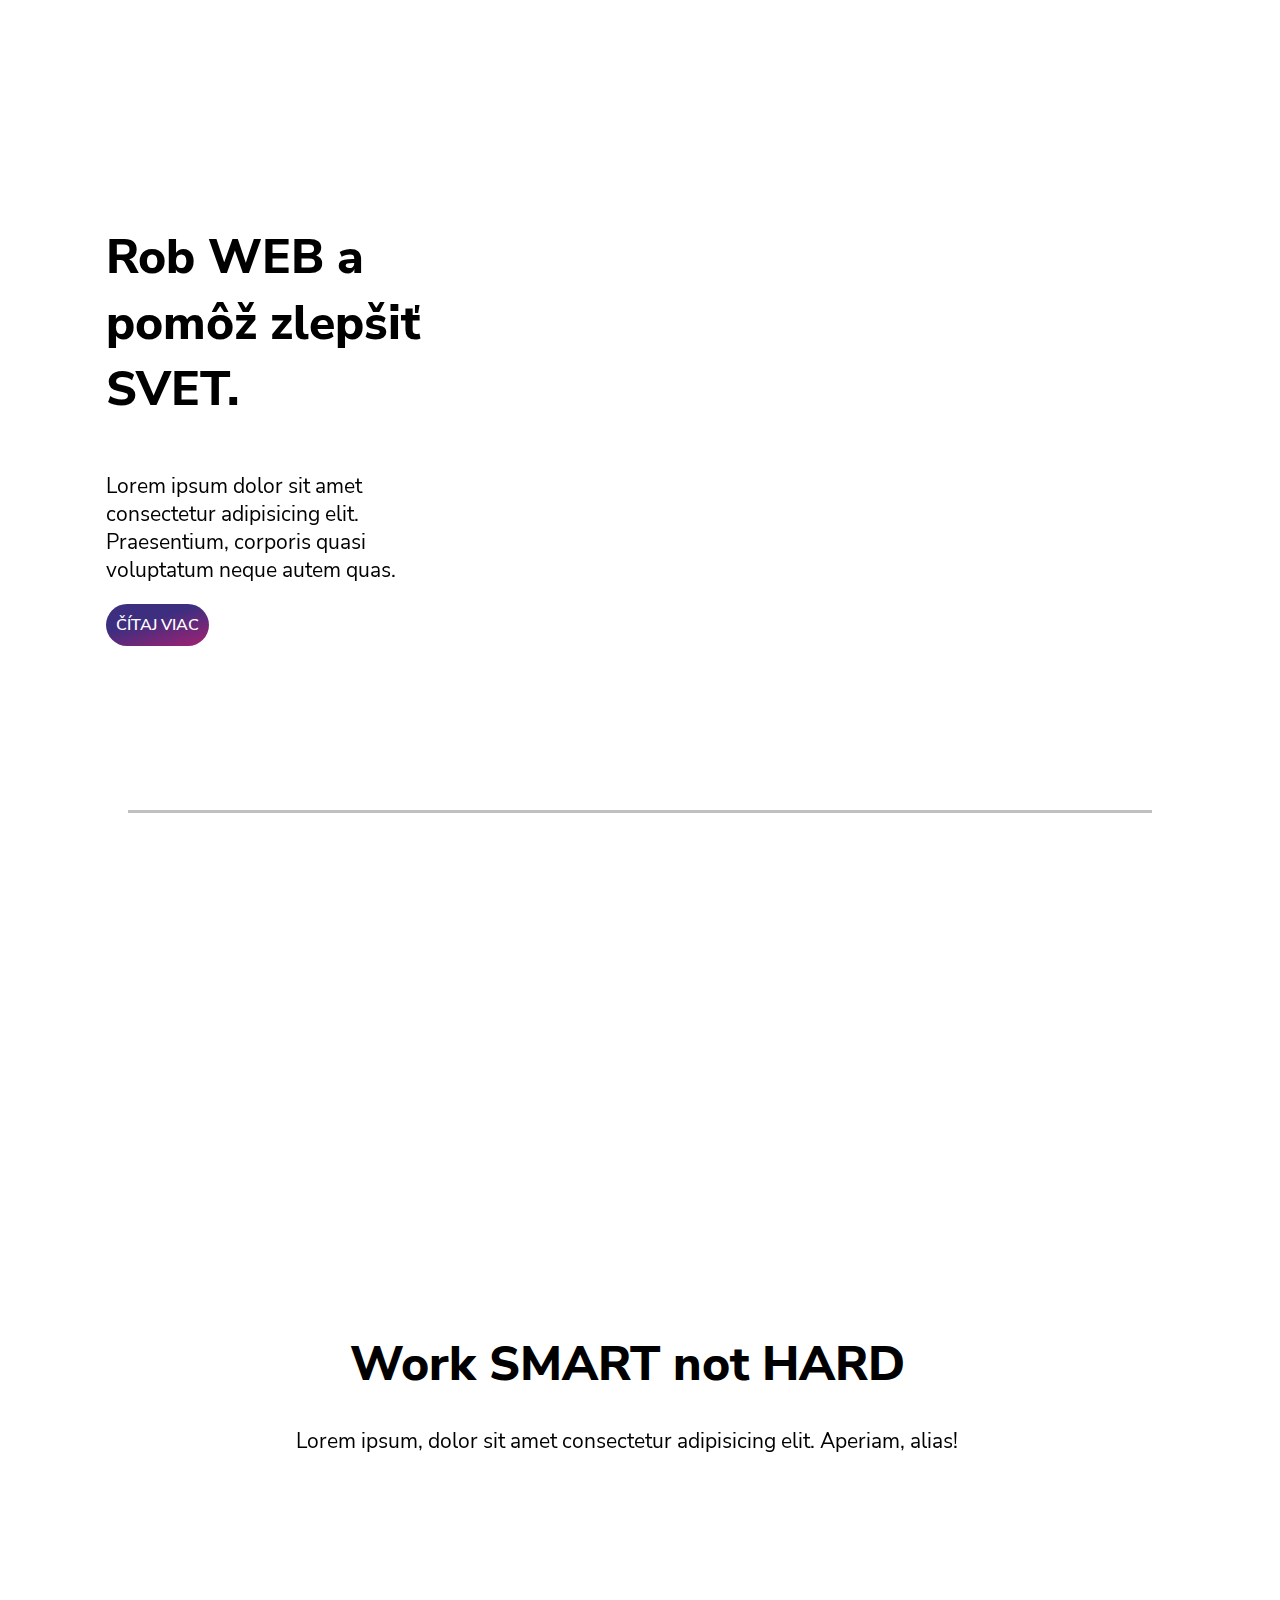
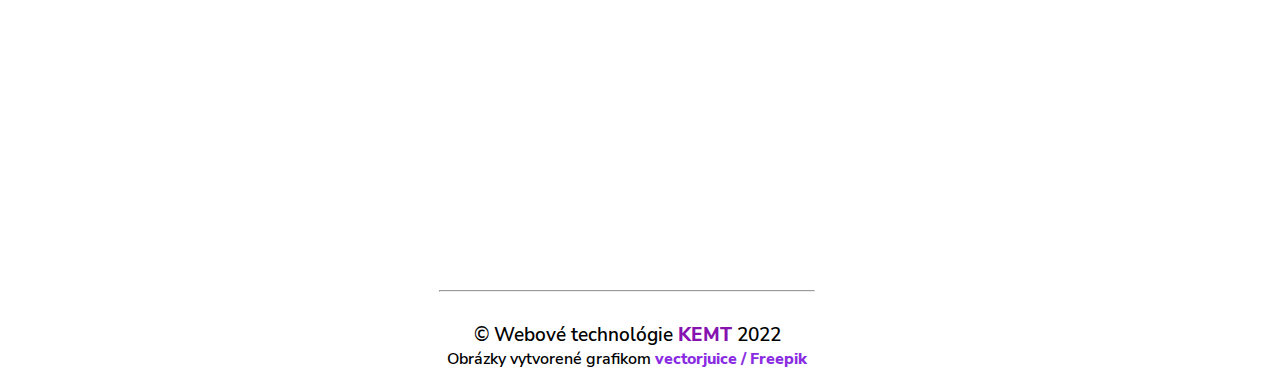
<file: Zadanie 1/index.html>
<!-- /* * @author Michal Popovic */ -->

<!DOCTYPE html>
<html lang="en">
  <head>
    <meta charset="UTF-8" />
    <meta http-equiv="X-UA-Compatible" content="IE=edge" />
    <meta name="viewport" content="width=device-width, initial-scale=1.0" />
    <link rel="stylesheet" href="nav_style.css" />
    <link rel="stylesheet" href="main_style.css" />
    <title>ZadanieWEB</title>
  </head>
  <body>
    <header class="main-header">
      <img
        class="menu-icon"
        src="./assets/icons8-menu.svg"
        alt="Menu obrázok"
        title="menu"
        onclick="onClickMenu()"
      />
      <div id="navContainer" class="nav-container">
        <nav class="nav-bar">
          <ul class="nav-list">
            <li class="nav-item">
              <a class="nav-link" href="#" title="Táto stránka"> DOMOV</a>
            </li>
            <li class="nav-item">
              <a
                class="nav-link"
                href="DruhaStranka/druha_stranka.html"
                title="Prechod na druhú stránku"
              >
                Druhá stránka
              </a>
            </li>
            <li class="nav-item">
              <a
                class="nav-link"
                href="BootstrapStranka/bootstrap_stranka.html"
                title="Prechod na tretiu stránku"
              >
                Bootstrap Stránka</a
              >
            </li>
            <li class="nav-item">
              <a
                class="nav-link"
                href="ContactStrankaGrid/contact.html"
                title="Prechod na kontakt stránku"
              >
                Kontakt (GRID)</a
              >
            </li>
            <li class="nav-item">
              <a class="nav-link-search" href="">
                <img src="assets/search-icon.svg" alt=""
              /></a>
            </li>
          </ul>
        </nav>
      </div>

      <div class="content-container">
        <div class="header-heading">
          <h1>Rob WEB a pomôž zlepšiť SVET.</h1>
          <p>
            Lorem ipsum dolor sit amet consectetur adipisicing elit.
            Praesentium, corporis quasi voluptatum neque autem quas.
          </p>
          <a href="#content" class="read-more" title="Zobraz viac"
            >Čítaj viac</a
          >
        </div>
        <div class="header-image">
          <img
            src="assets/header_image/header_image.jpg"
            alt="Úvodný obrázok"
          />
        </div>
      </div>
    </header>

    <hr class="line" />

    <section id="content" class="section-content">
      <!-- <div class="bcc-square"></div> -->
      <div class="section-container">
        <div class="section-image">
          <img
            src="assets/content_image/content_image.jpg"
            alt="Http obrázok"
          />
        </div>
        <div class="section-paragraph">
          <h2>Poznať pozadie je ZÁKLAD</h2>
          <p>
            Lorem ipsum dolor sit amet consectetur, adipisicing elit.
            Voluptatibus officia, rem eaque perferendis architecto accusantium
            fugiat atque quaerat, tenetur ad tempora illo dolorum maxime vero
            sequi cumque voluptatum doloribus sed?
          </p>
        </div>
      </div>
    </section>

    <section class="framework-section">
      <h2>Work SMART not HARD</h2>
      <p>
        Lorem ipsum, dolor sit amet consectetur adipisicing elit. Aperiam,
        alias!
      </p>
      <div class="framework-container">
        <a href="https://reactjs.org/" title="React page">
          <img src="assets/react_logo.png" alt="React logo" />
        </a>
        <a href="https://angular.io/" title="Angular page">
          <img src="assets/angular_logo.png" alt="Angular logo" />
        </a>
        <a href="https://vuejs.org/" title="Vue page">
          <img src="assets/vue_logo.png" alt="Vue logo" />
        </a>
      </div>
    </section>

    <footer class="main-footer">
      <hr class="footer-line" />
      <h3>
        © Webové technológie
        <span
          ><a
            href="http://kemt.fei.tuke.sk/"
            title="Prepojenie na stranku katedry KEMT"
            >KEMT</a
          ></span
        >
        2022
      </h3>
      <a class="imagesCreator" href="http://www.freepik.com"
        >Obrázky vytvorené grafikom <span>vectorjuice / Freepik</span></a
      >
    </footer>

    <script src="main_script.js"></script>
  </body>
</html>
</file>
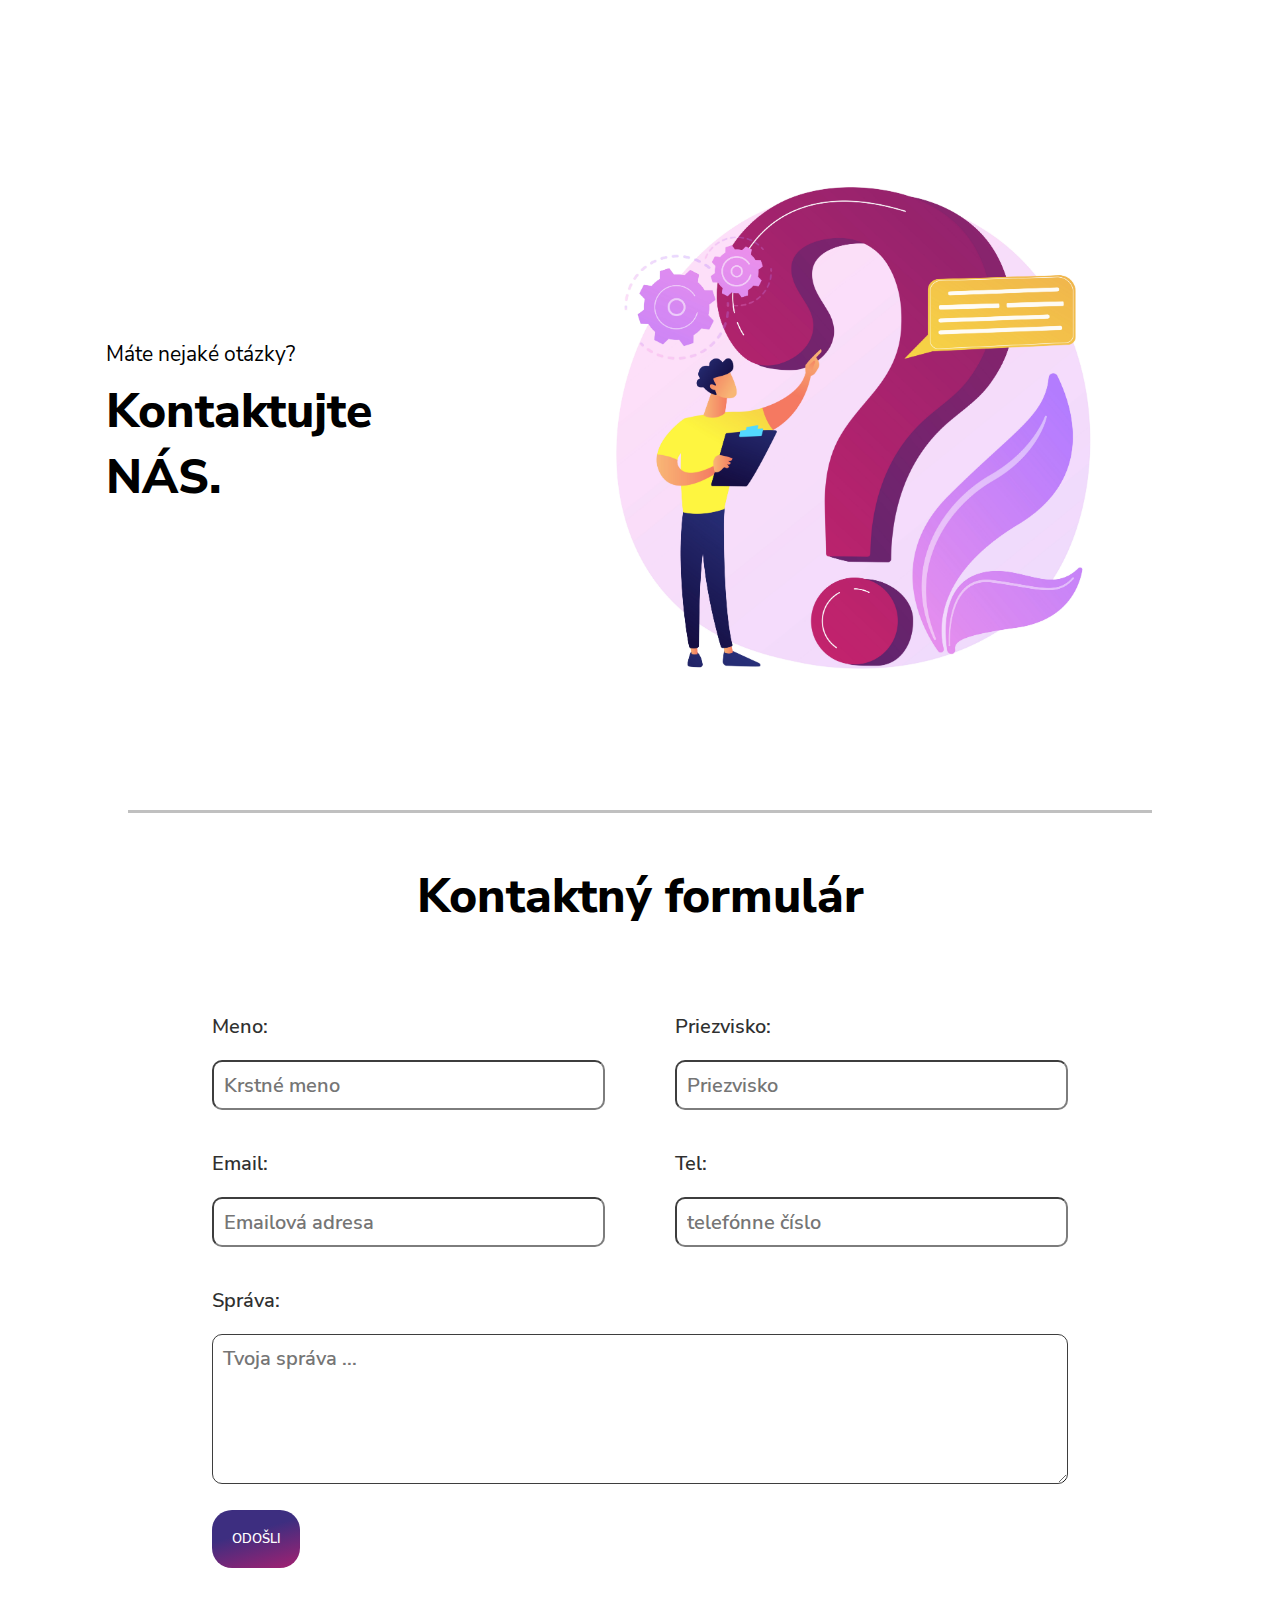
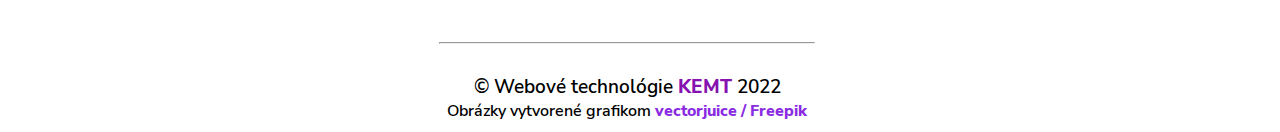
<file: Zadanie 1/ContactStrankaGrid/contact.html>
<!DOCTYPE html>
<html lang="en">
  <head>
    <meta charset="UTF-8" />
    <meta http-equiv="X-UA-Compatible" content="IE=edge" />
    <meta name="viewport" content="width=device-width, initial-scale=1.0" />
    <link rel="stylesheet" href="../nav_style.css" />
    <link rel="stylesheet" href="contact.css" />
    <title>Kontakt Grid</title>
  </head>
  <body>
    <header class="main-header">
      <img
        class="menu-icon"
        src="../assets/icons8-menu.svg"
        alt="Menu obrázok"
        title="menu"
        onclick="onClickMenu()"
      />
      <div id="navContainer" class="nav-container">
        <nav class="nav-bar">
          <ul class="nav-list">
            <li class="nav-item">
              <a class="nav-link" href="../index.html" title="Domovska stranka">
                DOMOV</a
              >
            </li>
            <li class="nav-item">
              <a
                class="nav-link"
                href="../DruhaStranka/druha_stranka.html"
                title="Prechod na druhú stránku"
              >
                Druhá stránka
              </a>
            </li>
            <li class="nav-item">
              <a
                class="nav-link"
                href="../BootstrapStranka/bootstrap_stranka.html"
                title="Prechod na tretiu stránku"
              >
                Bootstrap Stránka</a
              >
            </li>
            <li class="nav-item">
              <a class="nav-link" href="#" title="Tato stranka">
                Kontakt (GRID)</a
              >
            </li>
            <li class="nav-item">
              <a class="nav-link-search" href="">
                <img src="../assets/search-icon.svg" alt=""
              /></a>
            </li>
          </ul>
        </nav>
      </div>

      <div class="content-container">
        <div class="header-heading">
          <p>Máte nejaké otázky?</p>
          <h1>Kontaktujte NÁS.</h1>
        </div>
        <div class="header-image">
          <img
            src="../assets/contact_image/contact_image.jpg"
            alt="Úvodný obrázok"
          />
        </div>
      </div>
    </header>
    <hr class="line" />

    <section class="contact">
      <h2>Kontaktný formulár</h2>
      <div class="contact-container">
        <form>
          <div class="wrapper">
            <div class="box">
              <label for="fname">Meno:</label>
              <input
                type="text"
                name="fname"
                id="fname"
                required
                placeholder="Krstné meno"
              />
            </div>
            <div class="box">
              <label for="lname">Priezvisko:</label>
              <input
                type="text"
                name="lname"
                id="lname"
                required
                placeholder="Priezvisko"
              />
            </div>
          </div>
          <div class="wrapper">
            <div class="box">
              <label for="email">Email:</label>
              <input
                class="inputclass"
                type="email"
                name="email"
                id="email"
                required
                placeholder="Emailová adresa"
              />
            </div>
            <div class="box">
              <label for="tel">Tel:</label>
              <input
                type="tel"
                name="tel"
                pattern="[0-9]{3}-[0-9]{3}-[0-9]{4}"
                id="tel"
                required
                placeholder="telefónne číslo"
              />
            </div>
          </div>
          <div class="wrapper">
            <div class="box">
              <label for="message">Správa:</label>
              <textarea
                name="message"
                id="message"
                placeholder="Tvoja správa ..."
              ></textarea>
            </div>
          </div>
          <input class="submit-btn" type="submit" name="" value="Odošli" />
        </form>
      </div>
    </section>

    <footer class="main-footer">
      <hr class="footer-line" />
      <h3>
        © Webové technológie
        <span
          ><a
            href="http://kemt.fei.tuke.sk/"
            title="Prepojenie na stranku katedry KEMT"
            >KEMT</a
          ></span
        >
        2022
      </h3>
      <a class="imagesCreator" href="http://www.freepik.com"
        >Obrázky vytvorené grafikom <span>vectorjuice / Freepik</span></a
      >
    </footer>
    <script src="contact.js"></script>
  </body>
</html>
</file>
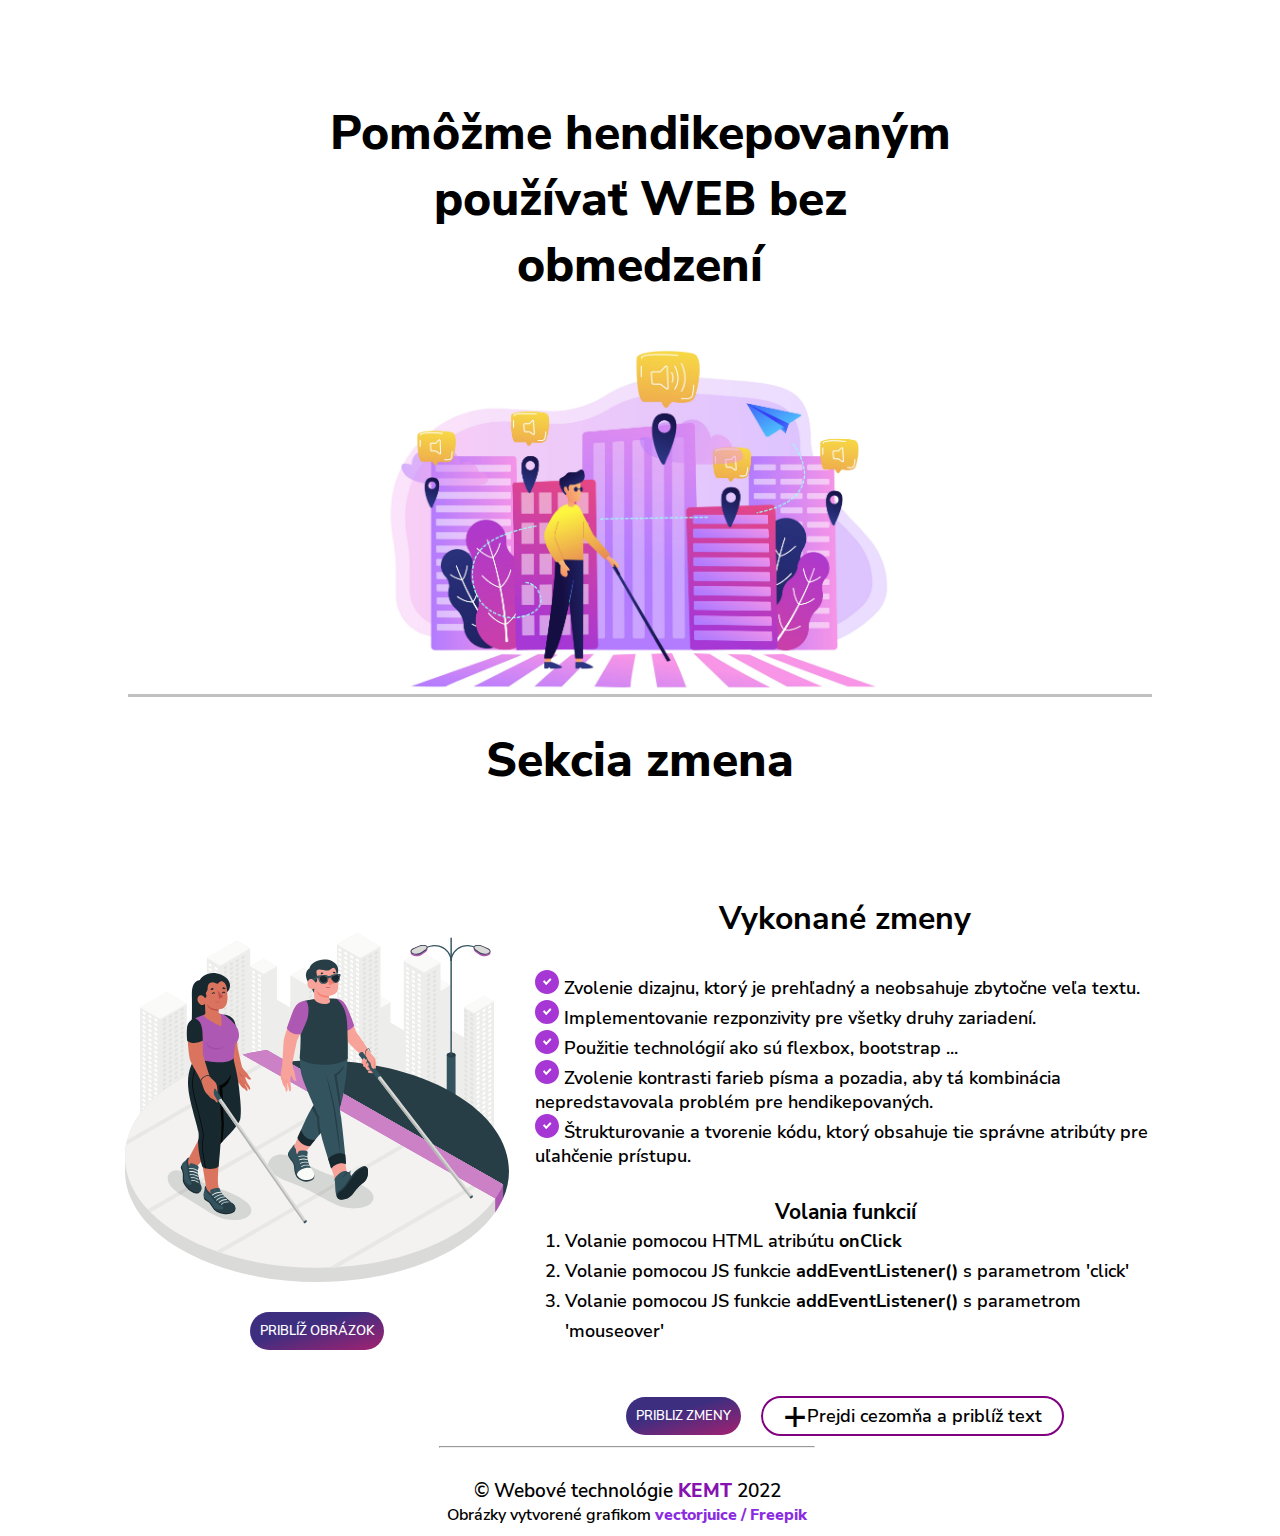
<file: Zadanie 1/DruhaStranka/druha_stranka.html>
<!-- /*
 * @author Michal Popovic
 */ -->

<!DOCTYPE html>
<html lang="en">
  <head>
    <meta charset="UTF-8" />
    <meta http-equiv="X-UA-Compatible" content="IE=edge" />
    <meta name="viewport" content="width=device-width, initial-scale=1.0" />
    <link rel="stylesheet" href="../nav_style.css" />
    <link rel="stylesheet" href="druha_stranka.css" />
    <title>DruhaStranka</title>
  </head>
  <body>
    <header class="main-header">
      <img
        class="menu-icon"
        src="../assets/icons8-menu.svg"
        alt="Menu obrázok"
        title="menu"
        onclick="onClickMenu()"
      />
      <div id="navContainer" class="nav-container">
        <nav class="nav-bar">
          <ul class="nav-list">
            <li class="nav-item">
              <a
                class="nav-link"
                href="../index.html"
                title="Predoch na domovskú stránku"
              >
                DOMOV</a
              >
            </li>
            <li class="nav-item">
              <a class="nav-link" href="#" title="Táto stránka">
                Druhá stránka
              </a>
            </li>
            <li class="nav-item">
              <a
                class="nav-link"
                href="../BootstrapStranka/bootstrap_stranka.html"
                title="Prechod na tretiu stránku"
              >
                Bootstrap Stránka</a
              >
            </li>
            <li class="nav-item">
              <a
                class="nav-link"
                href="../ContactStrankaGrid/contact.html"
                title="Prechod na kontakt stránku"
              >
                Kontakt (GRID)</a
              >
            </li>
            <li class="nav-item">
              <a class="nav-link-search" href="#">
                <img src="../assets/search-icon.svg" alt="Obrazok lupy"
              /></a>
            </li>
          </ul>
        </nav>
      </div>

      <div class="content-container">
        <h1 class="header-heading">
          Pomôžme hendikepovaným používať WEB bez obmedzení
        </h1>

        <img
          src="../assets/second_page_header/second_header_image.jpg"
          alt="Obrazok nevidiaceho cloveka"
        />
      </div>
    </header>

    <hr class="line" />

    <section class="sekcia-zmena">
      <h2 class="sekcia-zmena-heading" title="Sekcia zmena nadpis">
        Sekcia zmena
      </h2>
      <div class="blure-image-zoom"></div>
      <img
        src="../assets/icons8-close_white.svg"
        alt="zatvor obrazok"
        class="close-image-zoom"
        onclick="closeImage()"
      />
      <div class="sekcia-zmena-container">
        <div class="image-container">
          <img
            class="sekcia-zmena-image"
            src="../assets/sekcia_zmena_image.svg"
            alt="Obrazok v sekcii zmena"
          />
          <button class="zoom-image" onclick="zoomImage()" title="Zoom obrazok">
            Priblíž obrázok
          </button>
        </div>
        <div class="zmeny-container">
          <h2>Vykonané zmeny</h2>
          <div class="points">
            <ul>
              <li>
                <img src="../assets/check.svg" alt=" check" />
                Zvolenie dizajnu, ktorý je prehľadný a neobsahuje zbytočne veľa
                textu.
              </li>
              <li>
                <img src="../assets/check.svg" alt=" check" />
                Implementovanie rezponzivity pre všetky druhy zariadení.
              </li>
              <li>
                <img src="../assets/check.svg" alt=" check" />
                Použitie technológií ako sú flexbox, bootstrap ...
              </li>
              <li>
                <img src="../assets/check.svg" alt=" check" />
                Zvolenie kontrasti farieb písma a pozadia, aby tá kombinácia
                nepredstavovala problém pre hendikepovaných.
              </li>
              <li>
                <img src="../assets/check.svg" alt=" check" />
                Štrukturovanie a tvorenie kódu, ktorý obsahuje tie správne
                atribúty pre uľahčenie prístupu.
              </li>
            </ul>
            <h3 class="functions-call-heading">Volania funkcií</h3>
            <ol>
              <li>Volanie pomocou HTML atribútu <span>onClick</span></li>
              <li>
                Volanie pomocou JS funkcie
                <span>addEventListener()</span> s parametrom 'click'
              </li>
              <li>
                Volanie pomocou JS funkcie <span>addEventListener() </span> s
                parametrom 'mouseover'
              </li>
            </ol>
          </div>
          <div class="zmeny-buttons">
            <button class="zoom-zmeny" title="Pribliz zmeny tlacidlo">
              Pribliz zmeny
            </button>
            <div class="zoom-hover">
              + <span>Prejdi cezomňa a priblíž text</span>
            </div>
          </div>
        </div>
      </div>
    </section>

    <footer class="main-footer">
      <hr class="footer-line" />
      <h3>
        © Webové technológie
        <span
          ><a
            href="http://kemt.fei.tuke.sk/"
            title="Prepojenie na stranku katedry KEMT"
            >KEMT</a
          ></span
        >
        2022
      </h3>
      <a class="imagesCreator" href="http://www.freepik.com"
        >Obrázky vytvorené grafikom <span>vectorjuice / Freepik</span></a
      >
    </footer>

    <script src="./druha_stranka.js"></script>
  </body>
</html>
</file>
<file: Zadanie 1/nav_style.css>
/*
 * @author Michal Popovic
 */

/*
 * NAV 
 */

.menu-icon {
  position: absolute;
  top: 20px;
  left: 20px;
  display: none;
  z-index: 10000;
}

.nav-container {
  position: fixed;
  top: 0;
  left: 0;
  height: 80px;
  width: 100vw;
  transition: all 0.3s ease-in-out;
  z-index: 1000;
  transform: translateY(-100px);
  animation: welcome-nav-appear 1s forwards 1s;
}

.nav-container .nav-bar {
  width: 90%;
  height: 80px;
  overflow: hidden;
  margin: auto;
  text-align: right;
  padding-top: 27px;
  transition: all 0.5s ease;
}

.nav-container .nav-bar .nav-item {
  display: inline;
  margin: 15px;
  align-items: center;
}

.nav-container .nav-bar .nav-item a {
  font-size: 18px;
  font-family: "nunito-semibold";
  color: black;
  text-decoration: none;
  vertical-align: middle;
}

.nav-container .nav-bar .nav-item a img {
  margin: 0 2% 0 10%;
}

.nav-container .nav-link-search {
  background: rgb(61, 46, 128);
  background: linear-gradient(
    164deg,
    rgba(61, 46, 128, 1) 39%,
    rgba(164, 33, 113, 1) 100%
  );
  padding: 20px 10px 10px 0;
  border-radius: 35px;
  transition: all 0.5s ease;
}

.nav-contaniner-scrolled {
  background-color: white;
  box-shadow: rgba(0, 0, 0, 0.07) 0px 1px 1px, rgba(0, 0, 0, 0.07) 0px 2px 2px,
    rgba(0, 0, 0, 0.07) 0px 4px 4px, rgba(0, 0, 0, 0.07) 0px 8px 8px,
    rgba(0, 0, 0, 0.07) 0px 16px 16px;
  height: 55px;
}

.nav-contaniner-scrolled .nav-bar {
  padding-top: 15px;
}

.nav-contaniner-scrolled .nav-link-search {
  padding: 10px 3px 0 0;
}

/*navbar mobile */

.nav-container-mobile {
  display: block;
  position: absolute;
  top: 0;
  left: 0;
  height: 300px;
  width: 100vw;
  transition: all 0.3s ease-in-out;
  z-index: 1000;
  background-color: #fff;
  box-shadow: rgba(0, 0, 0, 0.07) 0px 1px 1px, rgba(0, 0, 0, 0.07) 0px 2px 2px,
    rgba(0, 0, 0, 0.07) 0px 4px 4px, rgba(0, 0, 0, 0.07) 0px 8px 8px,
    rgba(0, 0, 0, 0.07) 0px 16px 16px;
}

.nav-container-mobile .nav-bar {
  overflow: hidden;
  margin: auto;
  text-align: center;
  padding-top: 27px;
  display: flex;
  align-items: space-between;
  justify-content: center;
}

.nav-container-mobile .nav-list {
  list-style: none;
  line-height: 30px;
}

.nav-container-mobile .nav-item {
  margin: 15px;
}

.nav-container-mobile .nav-item a {
  font-size: 18px;
  font-family: "nunito-extra-bold";
  color: black;
  text-decoration: none;
  vertical-align: middle;
  border-bottom: 2px solid rgba(4, 4, 4, 0.427);
}

.nav-container-mobile .nav-item .nav-link-search {
  background: rgb(61, 46, 128);
  background: linear-gradient(
    164deg,
    rgba(61, 46, 128, 1) 39%,
    rgba(164, 33, 113, 1) 100%
  );
  padding: 20px 10px 10px 0;
  border-radius: 35px;
  padding-left: 110px;
  border-bottom: none;
  margin-top: 300px;
}

/*
 * MEDIA Queries
 */

/* large */
@media (max-width: 1400px) {
}

/* tablet */

@media (max-width: 850px) {
  .menu-icon {
    display: block;
  }

  .nav-container {
    display: none;
  }
}

@media (max-width: 550px) {
  .main-header {
    min-height: 80vh;
  }
}

/*
 * ANIMATIONS keyframes
 */

@keyframes welcome-nav-appear {
  to {
    transform: translateY(0);
  }
}
</file>
<file: Zadanie 1/main_style.css>
/*
 * @author Michal Popovic
 */

@font-face {
  font-family: "nunito-medium";
  src: url("assets/Nunito_Sans/NunitoSans-Regular.ttf") format("truetype");
}

@font-face {
  font-family: "nunito-semibold";
  src: url("assets/Nunito_Sans/NunitoSans-SemiBold.ttf") format("truetype");
}

@font-face {
  font-family: "nunito-bold";
  src: url("assets/Nunito_Sans/NunitoSans-Bold.ttf") format("truetype");
}
@font-face {
  font-family: "nunito-extra-bold";
  src: url("assets/Nunito_Sans/NunitoSans-ExtraBold.ttf") format("truetype");
}

@font-face {
  font-family: "nunito-black";
  src: url("assets/Nunito_Sans/NunitoSans-Black.ttf") format("truetype");
}

* {
  margin: 0;
  padding: 0;
  box-sizing: border-box;
  font-family: nunito-semibold;
  /* border: 1px solid red; */
}

:root {
  --mobile-breakpoint: 550px;
  --tablet-breakpoint: 850px;
  --desktop-breakpoint: 1250px;
  --large-breakpoint: 1400px;
}

html {
  scroll-behavior: smooth;
}

body {
  max-width: 100vw;
  min-width: 350px;
  max-height: 100vh;
}

.main-header {
  position: relative;
  top: 0;
  left: 0;
  width: 100%;
  min-height: 90vh;
  display: flex;
  justify-content: center;
  align-items: center;
}

/*
 * HEADER content
 */

.content-container {
  position: relative;
  width: 90vw;
  display: flex;
  min-height: 80%;
  justify-content: center;
  align-items: center;
  flex-wrap: wrap;
  /* border: 2px solid red; */
  margin: 100px 0 50px 0;
}

.header-heading {
  width: 30%;
  min-width: 300px;
  height: 50%;
}

.header-heading h1,
p {
  animation: shake-heading 1s cubic-bezier(0.36, 0.07, 0.19, 0.97) both;
  transform: translate3d(0, 0, 0);
  backface-visibility: hidden;
}

.header-heading h1 {
  font-family: nunito-extra-bold;
  font-size: 3em;
  margin-bottom: 50px;
}

.header-heading p {
  font-family: nunito-medium;
  font-size: 1.3em;
  margin-bottom: 30px;
}

.read-more {
  text-decoration: none;
  color: #fff;
  background: rgb(61, 46, 128);
  background: linear-gradient(
    164deg,
    rgba(61, 46, 128, 1) 39%,
    rgba(164, 33, 113, 1) 100%
  );
  text-transform: uppercase;
  padding: 10px 10px 10px 10px;
  border-radius: 35px;
  transition: all 0.5s ease;
  animation: pop-in 2s cubic-bezier(0.36, 0.07, 0.19, 0.97) both;
  opacity: 1;
}

.header-image img {
  width: 50vw;
  min-width: 450px;
  transform: translateX(100px);
  opacity: 0;
  animation: welcome-heading-img 1s forwards 0.5s;
}

.line {
  width: 80%;
  height: 3px;
  background-color: rgba(33, 33, 33, 0.284);
  margin-left: 10%;
  border: none;
  z-index: 100;
}

/*
 * SECTION Content
 */

.section-content {
  z-index: 10;
  position: relative;
  width: 98vw;
  /* background-color: green; */
  display: flex;
  justify-content: center;
  align-items: center;
  flex-wrap: wrap;
}

.section-container {
  width: 80vw;
  height: auto;
  /* border: 2px solid black; */
  display: flex;
  justify-content: space-between;
  align-items: center;
  flex-wrap: wrap;
  flex-direction: row;
}

.section-image img {
  width: 40vw;
  min-width: 450px;
}

.section-image {
  opacity: 0;
  transform: translateX(-100px);
  transition: 0.5s linear;
}
.section-image-appear {
  opacity: 1;
  transform: translateX(0);
}
.section-paragraph {
  width: 30vw;
  opacity: 0;
  transition: 1s linear;
}

.section-parahraph-appear {
  opacity: 1;
}

.section-paragraph h2 {
  font-family: nunito-extra-bold;
  font-size: 3em;
  margin-bottom: 50px;
}

.section-paragraph p {
  font-family: nunito-medium;
  font-size: 1.3em;
  margin-bottom: 30px;
}

.bcc-square {
  position: absolute;
  right: -30vw;
  width: 60vw;
  height: 100vh;
  background-color: rgba(0, 128, 0, 0.258);
  z-index: 10;
  transform: rotate(-125deg);
  border-radius: 10%;
}

/*
 * SECTION Frameworks
 */

.framework-section {
  text-align: center;
  width: 98vw;
  display: flex;
  justify-content: center;
  align-items: center;
  flex-direction: column;
  /* border: 2px solid red; */
}

.framework-container {
  font-display: flex;
  justify-content: center;
  align-items: center;
  flex-wrap: nowrap;
  opacity: 0;
  transition: 1s linear;
}

.framework-container-appear {
  opacity: 1;
}

.framework-section h2 {
  font-family: nunito-extra-bold;
  font-size: 3em;
  margin-bottom: 30px;
}

.framework-section p {
  font-size: 1.3em;
  margin-bottom: 100px;
  font-family: nunito-medium;
}

.framework-container img {
  width: 23%;
  /* border: 2px solid red; */
  margin-bottom: 30px;
  transition: all 0.5s ease;
}

.framework-container img:hover {
  transform: scale(1.1);
}

/*
 * FOOTER
 */

.main-footer {
  height: 100px;
  width: 98vw;
  text-align: center;
  display: flex;
  align-items: center;
  justify-content: center;
  flex-direction: column;
}

.footer-line {
  width: 30%;
  margin-bottom: 30px;
}

.main-footer span a {
  text-decoration: none;
  font-family: nunito-extra-bold;
  color: rgb(134, 19, 176);
}
.imagesCreator {
  text-decoration: none;
  color: black;
}

.imagesCreator span {
  font-family: nunito-extra-bold;
  color: blueviolet;
}

/*
 * MEDIA Queries
 */

/* large */
@media (max-width: 1400px) {
  .content-container,
  .section-container {
    width: 90vw;
    justify-content: space-around;
  }
}

/* tablet */

@media (max-width: 850px) {
  .menu-icon {
    display: block;
  }

  .nav-container {
    display: none;
  }

  .content-container {
    flex-direction: column;
    text-align: center;
  }

  .section-container {
    flex-direction: column-reverse;
    text-align: center;
  }

  .header-image img,
  .section-image img {
    width: 80%;
    /* border: 1px solid red; */
    margin-top: 20px;
  }

  .header-heading,
  .section-paragraph,
  .framework-section h2 {
    width: 80%;
  }
  .header-heading h1 {
    margin-bottom: 40px;
  }

  .framework-section {
    padding-top: 100px;
  }
}

@media (max-width: 550px) {
  .main-header {
    min-height: 80vh;
  }

  .header-heading h1,
  .section-paragraph h2,
  .framework-section h2 {
    font-size: 2em;
  }

  .header-heading p,
  .section-paragraph p {
    font-size: 1em;
  }

  .header-image img {
    min-width: 350px;
    margin-top: 100px;
  }

  .section-image img {
    min-width: 350px;
  }

  .framework-container {
    flex-direction: column;
  }

  .framework-container img {
    min-width: 200px;
  }

  .section-content {
    margin-top: 0px;
  }

  .section-container {
    justify-content: center;
  }

  .framework-section {
    padding-top: 0;
  }
}

/*
 * ANIMATIONS keyframes
 */

@keyframes welcome-heading-img {
  to {
    transform: translateY(0);
    transform: translateX(0);
    opacity: 1;
  }
}

@keyframes shake-heading {
  10%,
  90% {
    transform: translate3d(-2px, 0, 0);
  }

  20%,
  80% {
    transform: translate3d(3px, 0, 0);
  }

  30%,
  50%,
  70% {
    transform: translate3d(-6px, 0, 0);
  }

  40%,
  60% {
    transform: translate3d(6px, 0, 0);
  }
}

@keyframes pop-in {
  0% {
    opacity: 0;
    max-width: 30px;
  }
  100% {
    opacity: 1;
    max-width: none;
  }
}
</file>
<file: Zadanie 1/ContactStrankaGrid/contact.css>
/*
 * @author Michal Popovic
 */

@font-face {
  font-family: "nunito-medium";
  src: url("../assets/Nunito_Sans/NunitoSans-Regular.ttf") format("truetype");
}

@font-face {
  font-family: "nunito-semibold";
  src: url("../assets/Nunito_Sans/NunitoSans-SemiBold.ttf") format("truetype");
}

@font-face {
  font-family: "nunito-bold";
  src: url("../assets/Nunito_Sans/NunitoSans-Bold.ttf") format("truetype");
}
@font-face {
  font-family: "nunito-extra-bold";
  src: url("../assets/Nunito_Sans/NunitoSans-ExtraBold.ttf") format("truetype");
}

@font-face {
  font-family: "nunito-black";
  src: url("../assets/Nunito_Sans/NunitoSans-Black.ttf") format("truetype");
}

* {
  margin: 0;
  padding: 0;
  box-sizing: border-box;
  font-family: nunito-semibold;
  /* border: 1px solid red; */
}

:root {
  --mobile-breakpoint: 550px;
  --tablet-breakpoint: 850px;
  --desktop-breakpoint: 1250px;
  --large-breakpoint: 1400px;
}

html {
  scroll-behavior: smooth;
}

body {
  max-width: 100vw;
  min-width: 350px;
  max-height: 100vh;
}

.main-header {
  position: relative;
  top: 0;
  left: 0;
  width: 100%;
  min-height: 90vh;
  display: flex;
  justify-content: center;
  align-items: center;
}

/*
 * HEADER content
 */

.content-container {
  position: relative;
  width: 90vw;
  display: flex;
  justify-content: center;
  align-items: center;
  flex-wrap: wrap;
  /* border: 2px solid red; */
  margin: 100px 0 50px 0;
}

.header-heading {
  width: 30%;
  min-width: 300px;
  height: 50%;
}

.header-heading h1 {
  font-family: nunito-extra-bold;
  font-size: 3em;
  margin-bottom: 10px;
}

.header-heading p {
  font-family: nunito-medium;
  font-size: 1.3em;
  margin-bottom: 10px;
}

.header-image img {
  width: 50vw;
  min-width: 450px;
}

.line {
  width: 80%;
  height: 3px;
  background-color: rgba(33, 33, 33, 0.284);
  margin-left: 10%;
  border: none;
  z-index: 100;
}

/*
 * CONTACT FORM GRID SYSTEM
 */

.contact {
  min-height: 70vh;
  display: flex;
  justify-content: space-around;
  align-items: center;
  flex-direction: column;
}

.contact h2 {
  font-family: nunito-extra-bold;
  font-size: 3em;
  margin-top: 50px;
}

.contact-container {
  width: 80vw;
  padding: 5%;
}

.wrapper {
  width: 100%;
  display: grid;
  grid-template-columns: repeat(auto-fit, minmax(350px, 1fr));
  grid-gap: 30px;
  gap: 30px;
}

.box {
  position: relative;
  width: 100%;
  padding: 20px;
}

.box input {
  width: 100%;
  font-size: 20px;
  background: transparent;
  height: 50px;
  border-radius: 10px;
  border-color: rgba(0, 0, 0, 0.757);
  padding: 10px;
  transition: 0.3s all ease;
  margin-top: 20px;
}

.box label {
  padding-bottom: 15px;
  font-size: 20px;
  color: rgba(0, 0, 0, 0.813);
}

.box textarea {
  width: 100%;
  font-size: 20px;
  background: transparent;
  height: 150px;
  border-radius: 10px;
  border-color: rgba(0, 0, 0, 0.757);
  padding: 10px;
  transition: 0.3s all ease;
  margin-top: 20px;
}

.submit-btn {
  border: none;
  color: #fff;
  background: rgb(61, 46, 128);
  background: linear-gradient(
    164deg,
    rgba(61, 46, 128, 1) 39%,
    rgba(164, 33, 113, 1) 100%
  );
  text-transform: uppercase;
  padding: 20px;
  margin-left: 20px;
  border-radius: 20px;
  transition: all 0.5s ease;
}

.submit-btn:hover {
  transform: scale(1.1);
}
/*
 * FOOTER
 */

.main-footer {
  height: 100px;
  width: 98vw;
  text-align: center;
  display: flex;
  align-items: center;
  justify-content: center;
  flex-direction: column;
}

.footer-line {
  width: 30%;
  margin-bottom: 30px;
}

.main-footer span a {
  text-decoration: none;
  font-family: nunito-extra-bold;
  color: rgb(134, 19, 176);
}

.imagesCreator {
  text-decoration: none;
  color: black;
}

.imagesCreator span {
  font-family: nunito-extra-bold;
  color: blueviolet;
}

/*
 * MEDIA Queries
 */

/* large */
@media (max-width: 1400px) {
  .content-container {
    width: 90vw;
    justify-content: space-around;
  }
}

@media (max-width: 1080px) {
  .contact-container {
    width: 95vw;
  }
}

/* tablet */

@media (max-width: 850px) {
  .menu-icon {
    display: block;
  }

  .nav-container {
    display: none;
  }

  .content-container {
    flex-direction: column;
    text-align: center;
  }

  .header-image img,
  .section-image img {
    width: 90%;
    /* border: 1px solid red; */
  }

  .header-heading,
  .section-paragraph,
  .framework-section h2 {
    width: 80%;
  }

  .wrapper {
    margin-top: 20px;
  }
  .box {
    padding: 10px;
  }

  .box input {
    margin-top: 10px;
  }

  .submit-btn {
    width: 100%;
    margin-left: 0;
    margin-top: 30px;
  }
}

@media (max-width: 550px) {
  .main-header {
    min-height: none;
  }

  .header-heading h1,
  .section-paragraph h2,
  .framework-section h2 {
    font-size: 2em;
  }

  .header-heading p,
  .section-paragraph p {
    font-size: 1em;
  }

  .header-image img {
    min-width: 350px;
    margin-top: 100px;
  }
}
</file>
<file: Zadanie 1/DruhaStranka/druha_stranka.css>
/*
 * @author Michal Popovic
 */

@font-face {
  font-family: "nunito-medium";
  src: url("../assets/Nunito_Sans/NunitoSans-Regular.ttf") format("truetype");
}

@font-face {
  font-family: "nunito-semibold";
  src: url("../assets/Nunito_Sans/NunitoSans-SemiBold.ttf") format("truetype");
}

@font-face {
  font-family: "nunito-bold";
  src: url("../assets/Nunito_Sans/NunitoSans-Bold.ttf") format("truetype");
}
@font-face {
  font-family: "nunito-extra-bold";
  src: url("../assets/Nunito_Sans/NunitoSans-ExtraBold.ttf") format("truetype");
}

@font-face {
  font-family: "nunito-black";
  src: url("../assets/Nunito_Sans/NunitoSans-Black.ttf") format("truetype");
}

* {
  margin: 0;
  padding: 0;
  box-sizing: border-box;
  font-family: nunito-semibold;
  /* border: 1px solid red; */
}

:root {
  --mobile-breakpoint: 550px;
  --tablet-breakpoint: 850px;
  --desktop-breakpoint: 1250px;
  --large-breakpoint: 1400px;
}

html {
  scroll-behavior: smooth;
}

body {
  max-width: 100vw;
  min-width: 350px;
}

.main-header {
  position: relative;
  top: 0;
  left: 0;
  width: 100%;
}

.content-container {
  display: flex;
  justify-content: center;
  align-items: center;
  flex-direction: column;
  text-align: center;
  padding-top: 100px;
}

.content-container h1 {
  font-family: nunito-extra-bold;
  font-size: 3em;
  margin-bottom: 50px;
  width: 50%;
}

.content-container img {
  width: 40%;
}

.line {
  width: 80%;
  height: 3px;
  background-color: rgba(33, 33, 33, 0.284);
  margin-left: 10%;
  border: none;
  z-index: 100;
}

/*
 * Sekcia ZMENA
 */

.blure-opened {
  position: fixed;
  top: 0;
  left: 0;
  width: 100vw;
  height: 100vh;
  background-color: rgba(5, 5, 5, 0.645);
  z-index: 1000;
}

.sekcia-zmena {
  position: relative;
  display: flex;
  justify-content: center;
  align-items: center;
  padding-top: 150px;
  width: 90%;
  margin: auto;
  /* border: 3px solid red; */
  text-align: center;
}

.sekcia-zmena-container {
  width: 90%;
  display: flex;
  justify-content: space-around;
  align-items: center;
  flex-wrap: wrap;
}

.sekcia-zmena-heading {
  position: absolute;
  top: 30px;
  font-family: nunito-extra-bold;
  font-size: 3em;
}

.image-container {
  display: flex;
  justify-content: center;
  align-items: center;
  flex-direction: column;
  /* border: 2px solid black; */
}

.image-container img {
  width: 30vw;
  min-width: 350px;
  transition: all 0.5s ease;
}

.zoom-image {
  text-decoration: none;
  color: #fff;
  background: rgb(61, 46, 128);
  background: linear-gradient(
    164deg,
    rgba(61, 46, 128, 1) 39%,
    rgba(164, 33, 113, 1) 100%
  );
  text-transform: uppercase;
  padding: 10px 10px 10px 10px;
  border-radius: 35px;
  transition: all 0.5s ease;
  border: none;
  margin-top: 30px;
}

.zoom-image:hover {
  transform: scale(1.1);
}

.zoomed-image {
  position: fixed;
  z-index: 2000;
  top: 50%;
  left: 50%;
  transform: translate(-50%, -50%);
}

.close-image-zoom {
  display: none;
}

.close-image-zoom-display {
  display: block;
  position: fixed;
  top: 2vh;
  left: 2vh;
  z-index: 10011;
  border: 2px solid blue;
  padding: 5px;
  border-radius: 50%;
}

.zmeny-container {
  min-width: 350px;
  margin-top: 50px;
  width: 50vw;
  padding-left: 20px;
}

.zmeny-container h2 {
  margin-bottom: 30px;
  font-family: nunito-bold;
  font-size: 2rem;
}

.points {
  text-align: left;
  font-size: 18px;
  transition: 0.3s ease;
}

.points ul {
  list-style-type: none;
}

.points h3 {
  text-align: center;
  margin-top: 30px;
  font-family: nunito-bold;
}

.points ol {
  margin-left: 30px;
}

.points ol li {
  line-height: 30px;
}

.points ol li span {
  font-family: nunito-bold;
}

.zmeny-buttons {
  display: flex;
  /* border: 2px solid red; */
  justify-content: center;
  align-items: center;
  margin-top: 50px;
}

.zoom-zmeny {
  text-decoration: none;
  color: #fff;
  background: rgb(61, 46, 128);
  background: linear-gradient(
    164deg,
    rgba(61, 46, 128, 1) 39%,
    rgba(164, 33, 113, 1) 100%
  );
  text-transform: uppercase;
  padding: 10px 10px 10px 10px;
  border-radius: 35px;
  transition: all 0.5s ease;
  border: none;
}

.zoom-zmeny:hover {
  transform: scale(1.1);
}

.zoom-hover {
  height: 40px;
  border: 2px solid purple;
  margin-left: 20px;
  display: flex;
  justify-content: center;
  align-items: center;
  font-size: 40px;
  border-radius: 30px;
  cursor: pointer;
  transition: 0.3s ease-in-out;
  padding: 0 20px 0 20px;
}

.zoom-hover span {
  font-size: 18px;
}
.zoom-hover:hover {
  transform: scale(1.1);
  background-color: rgba(100, 22, 189, 0.676);
}

/*
 * FOOTER
 */

.main-footer {
  height: 100px;
  width: 98vw;
  text-align: center;
  display: flex;
  align-items: center;
  justify-content: center;
  flex-direction: column;
}

.footer-line {
  width: 30%;
  margin-bottom: 30px;
}

.main-footer span a {
  text-decoration: none;
  font-family: nunito-extra-bold;
  color: rgb(134, 19, 176);
}

.imagesCreator {
  text-decoration: none;
  color: black;
}

.imagesCreator span {
  font-family: nunito-extra-bold;
  color: blueviolet;
}

/* tablet */
@media (max-width: 850px) {
  .content-container h1 {
    width: 90%;
    font-size: 2rem;
    margin: auto;
    margin-bottom: 100px;
  }

  .sekcia-zmena {
    width: 99vw;
  }

  .sekcia-zmena-heading {
    width: 90%;
    font-size: 2rem;
    margin: auto;
  }

  .content-container img {
    width: 90%;
  }
}
</file>
